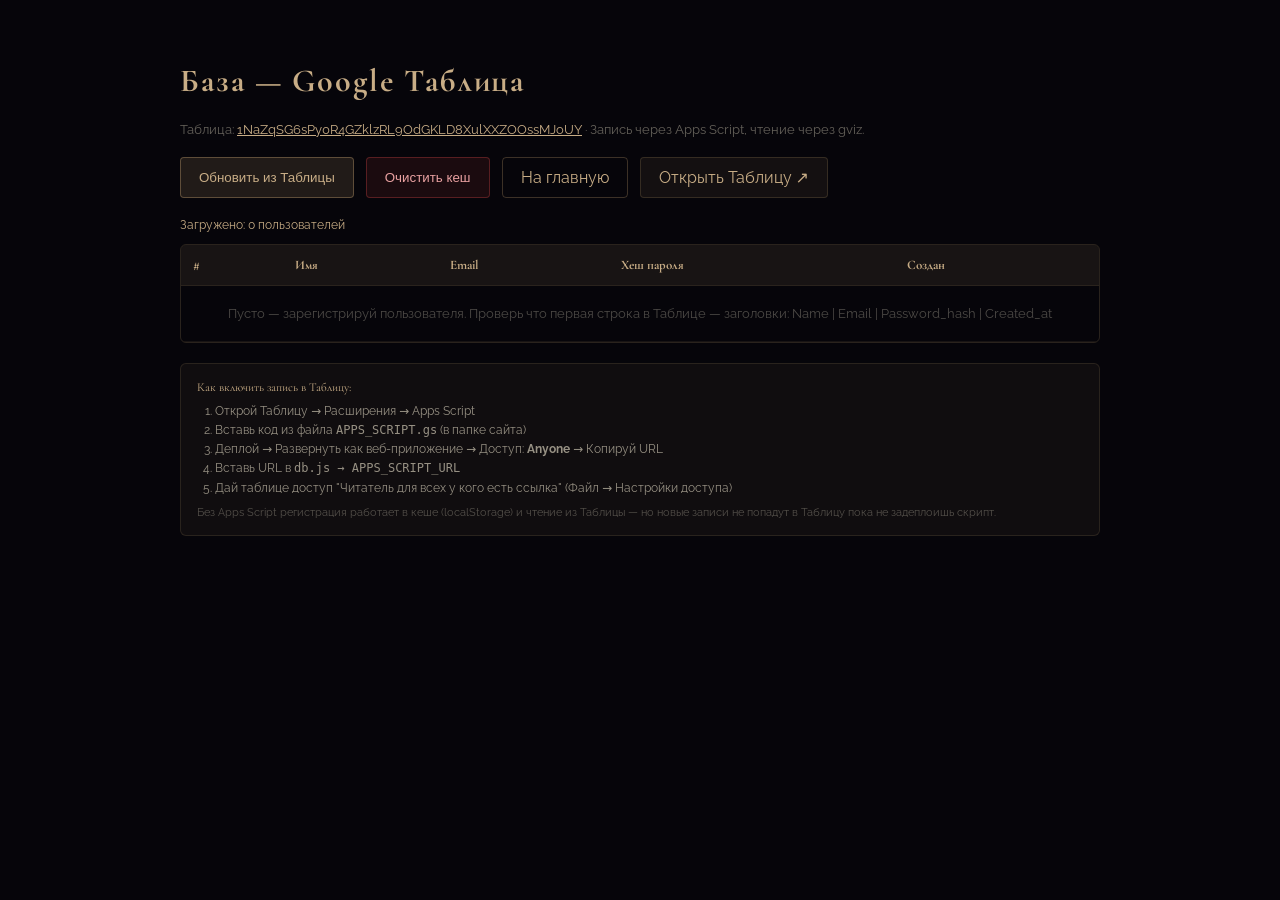
<file: admin.html>
<!doctype html>
<html lang="ru">
<head>
<meta charset="UTF-8"><meta name="viewport" content="width=device-width,initial-scale=1.0">
<title>Админ — Google Таблица БД</title>
<link rel="stylesheet" href="style.css">
<style>
table.admin{width:100%;border-collapse:collapse;font-size:13px;}
table.admin th{background:rgba(184,154,106,0.1);color:#c8ad86;font-family:var(--font-serif);padding:12px;text-align:left;border-bottom:1px solid rgba(184,154,106,0.2);}
table.admin td{padding:10px 12px;border-bottom:1px solid rgba(184,154,106,0.1);color:rgba(240,232,208,0.7);}
</style>
</head>
<body style="background:#06050a;color:#f0e8d0;padding:40px;max-width:1000px;margin:0 auto;">
  <h1 style="font-family:var(--font-serif);color:#c8ad86;letter-spacing:0.06em;">База — Google Таблица</h1>
  <p style="color:rgba(240,232,208,0.4);font-size:13px;">Таблица: <a href="https://docs.google.com/spreadsheets/d/1NaZqSG6sPy0R4GZklzRL9OdGKLD8XulXXZOOssMJoUY/edit?gid=0#gid=0" target="_blank" style="color:#c8ad86;">1NaZqSG6sPy0R4GZklzRL9OdGKLD8XulXXZOOssMJoUY</a> · Запись через Apps Script, чтение через gviz.</p>
  <div style="display:flex;gap:12px;margin:20px 0;flex-wrap:wrap;">
    <button id="btn-refresh" style="padding:10px 18px;background:rgba(184,154,106,0.15);border:1px solid rgba(184,154,106,0.4);color:#c8ad86;border-radius:4px;cursor:pointer;">Обновить из Таблицы</button>
    <button id="btn-clear-cache" style="padding:10px 18px;background:rgba(180,60,60,0.12);border:1px solid rgba(180,60,60,0.4);color:#e8a0a0;border-radius:4px;cursor:pointer;">Очистить кеш</button>
    <a href="index.html" style="padding:10px 18px;border:1px solid rgba(184,154,106,0.3);color:#c8ad86;text-decoration:none;border-radius:4px;">На главную</a>
    <a href="https://docs.google.com/spreadsheets/d/1NaZqSG6sPy0R4GZklzRL9OdGKLD8XulXXZOOssMJoUY/edit?gid=0#gid=0" target="_blank" style="padding:10px 18px;background:rgba(184,154,106,0.08);border:1px solid rgba(184,154,106,0.2);color:#c8ad86;text-decoration:none;border-radius:4px;">Открыть Таблицу ↗</a>
  </div>
  <div id="status" style="font-size:12px;color:#c8ad86;margin-bottom:12px;"></div>
  <div style="border:1px solid rgba(184,154,106,0.2);border-radius:6px;overflow:auto;"><table class="admin" id="tbl"><thead><tr><th>#</th><th>Имя</th><th>Email</th><th>Хеш пароля</th><th>Создан</th></tr></thead><tbody></tbody></table></div>
  <div style="margin-top:20px;padding:16px;background:rgba(184,154,106,0.06);border:1px solid rgba(184,154,106,0.15);border-radius:6px;">
    <div style="font-size:12px;color:#c8ad86;font-family:var(--font-serif);margin-bottom:8px;">Как включить запись в Таблицу:</div>
    <ol style="font-size:12px;color:rgba(240,232,208,0.6);line-height:1.6;margin:0;padding-left:18px;">
      <li>Открой Таблицу → Расширения → Apps Script</li>
      <li>Вставь код из файла <code>APPS_SCRIPT.gs</code> (в папке сайта)</li>
      <li>Деплой → Развернуть как веб-приложение → Доступ: <b>Anyone</b> → Копируй URL</li>
      <li>Вставь URL в <code>db.js → APPS_SCRIPT_URL</code></li>
      <li>Дай таблице доступ "Читатель для всех у кого есть ссылка" (Файл → Настройки доступа)</li>
    </ol>
    <div style="font-size:11px;color:rgba(240,232,208,0.3);margin-top:8px;">Без Apps Script регистрация работает в кеше (localStorage) и чтение из Таблицы — но новые записи не попадут в Таблицу пока не задеплоишь скрипт.</div>
  </div>
<script src="db.js"></script>
<script>
async function load(){
  const status=document.getElementById('status');
  const tb=document.querySelector('#tbl tbody');
  status.textContent='Загрузка из Google Таблицы...';
  try{
    const users = await DB.fetchFromSheet();
    status.textContent = 'Загружено: ' + users.length + ' пользователей' + (DB.APPS_SCRIPT_URL ? '' : ' (кеш, задеплой Apps Script для прямой записи)');
    tb.innerHTML = users.length ? users.map((u,i)=>`<tr><td>${i+1}</td><td>${u.name}</td><td>${u.email}</td><td style="font-family:monospace;font-size:11px;">${u.password_hash||''}</td><td>${u.created_at||''}</td></tr>`).join('') : '<tr><td colspan=5 style="text-align:center;color:rgba(240,232,208,0.3);padding:20px;">Пусто — зарегистрируй пользователя. Проверь что первая строка в Таблице — заголовки: Name | Email | Password_hash | Created_at</td></tr>';
  }catch(e){
    status.textContent='Ошибка: '+e;
    tb.innerHTML='<tr><td colspan=5 style="text-align:center;color:#e8a0a0;">Ошибка загрузки. Проверь доступ к Таблице.</td></tr>';
  }
}
document.getElementById('btn-refresh').onclick=load;
document.getElementById('btn-clear-cache').onclick=()=>{ localStorage.removeItem(DB.KEY_CACHE); localStorage.removeItem(DB.KEY_SESSION); load(); };
load();
</script>
</body>
</html>
</file>
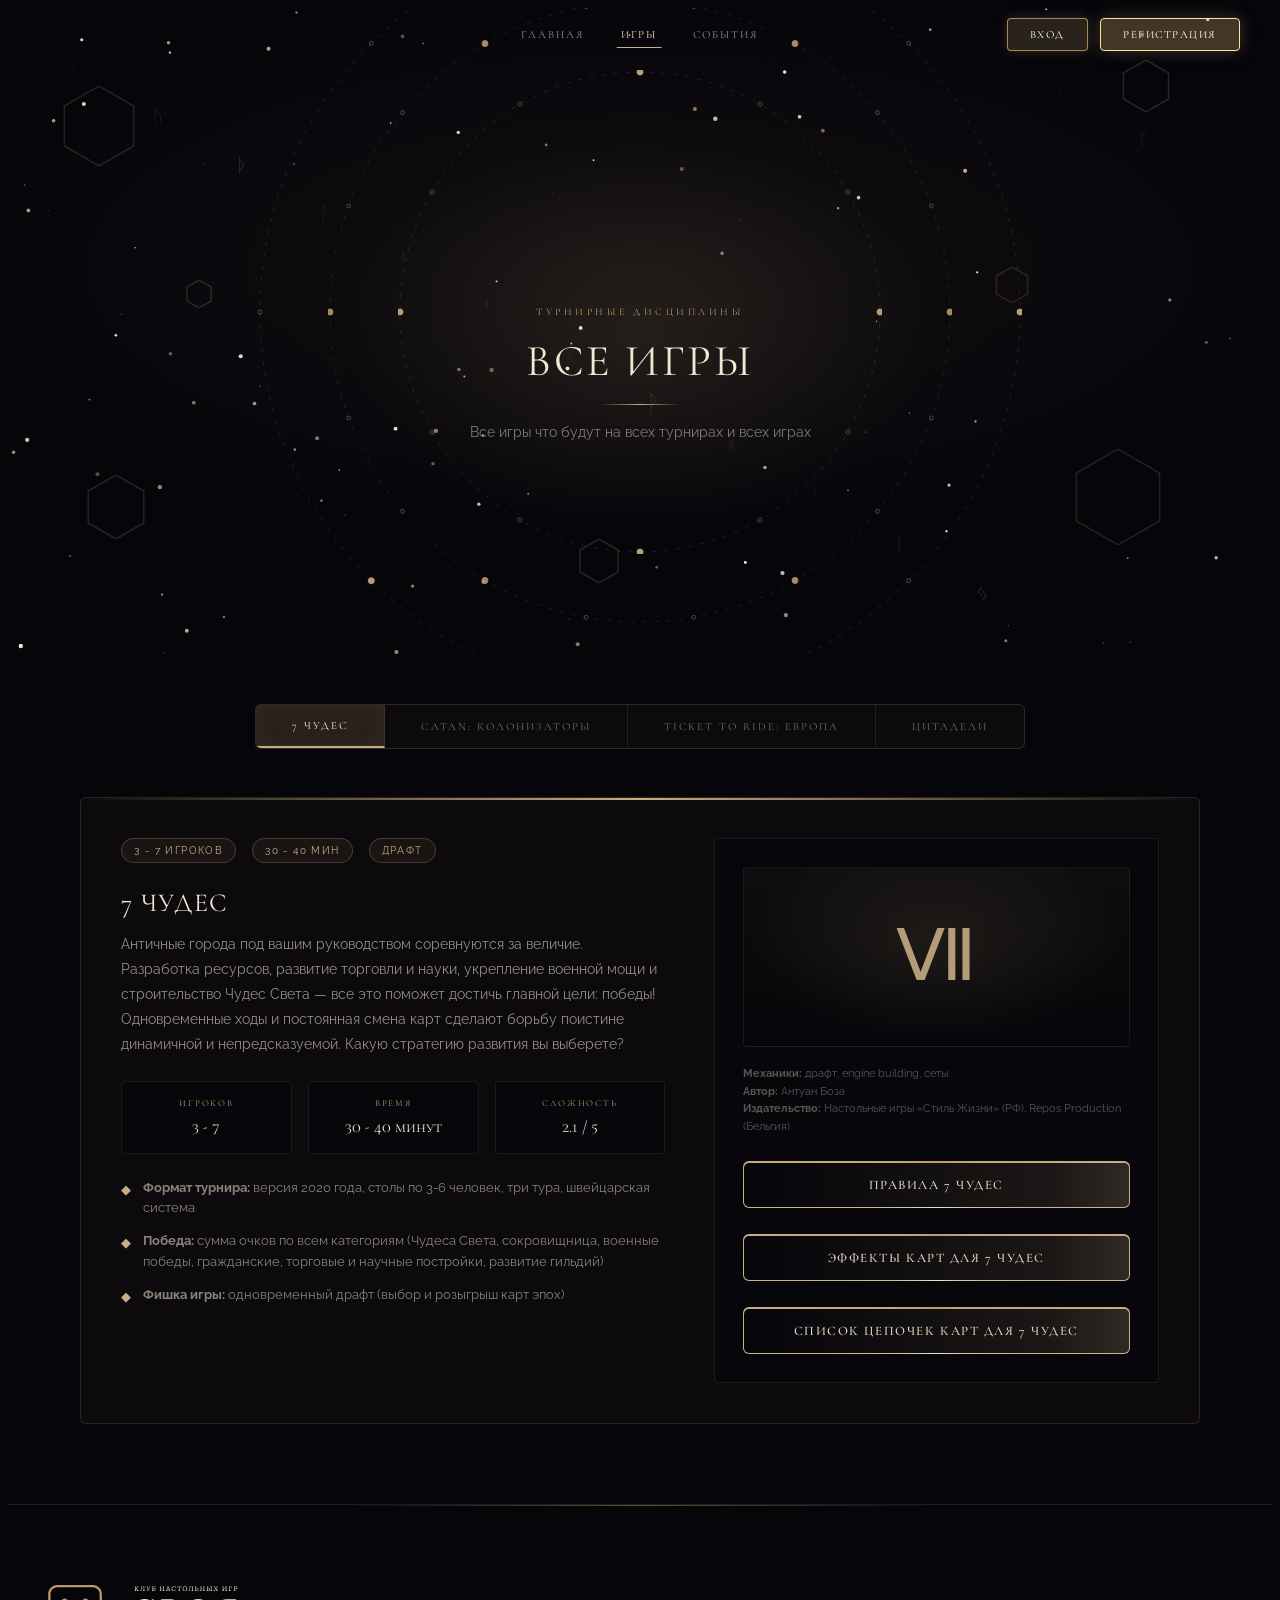
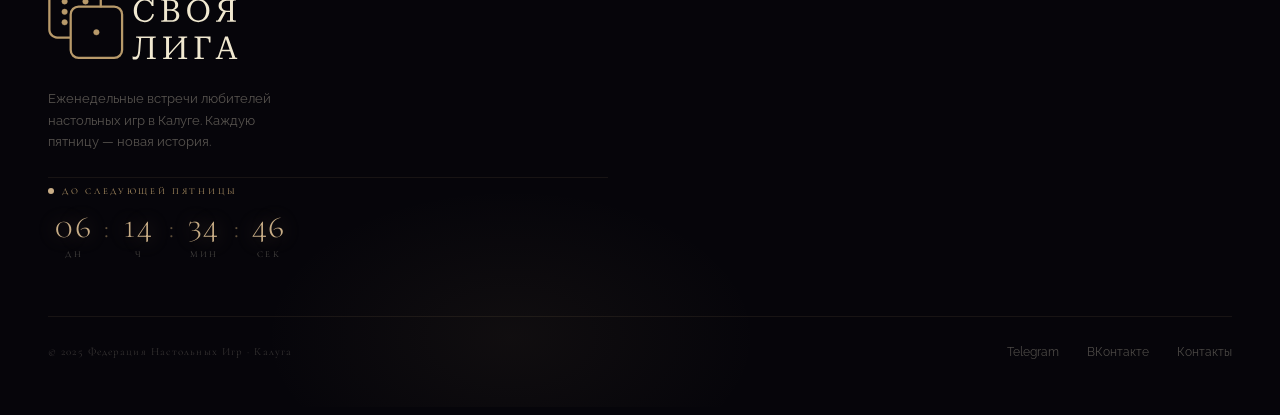
<file: games.html>
﻿  <!doctype html>
<html lang="ru">
<head>
  <meta charset="UTF-8">
  <meta name="viewport" content="width=device-width, initial-scale=1.0">
  <title>Игры — Настольная лига</title>
  <link rel="stylesheet" href="style.css">
  <style>
    .games-hero { padding: 130px 40px 48px; max-width:1200px; margin:0 auto; }
    .tabs-nav { display:flex; gap:0; border:1px solid rgba(184,154,106,0.22); border-radius:6px; overflow:hidden; width:fit-content; background:rgba(184,154,106,0.04); margin:0 auto 48px; }
    .tab-btn { padding:14px 36px; font-size:11px; letter-spacing:0.18em; text-transform:uppercase; font-family:var(--font-serif); color:rgba(240,232,208,0.45); background:transparent; border:none; border-right:1px solid rgba(184,154,106,0.15); cursor:pointer; transition:all 0.3s; white-space:nowrap; }
    .tab-btn:last-child { border-right:none; }
    .tab-btn.active { background:rgba(184,154,106,0.16); color:#fff8e6; border-bottom:2px solid #c8ad86; box-shadow:inset 0 0 20px rgba(184,154,106,0.08); }
    .tab-btn:hover:not(.active) { background:rgba(184,154,106,0.08); color:#f0e8d0; }
    .tab-content { display:none; animation:fadeUp 0.5s ease; }
    .tab-content.active { display:block; }
    .game-card { display:grid; grid-template-columns:1.1fr 0.9fr; gap:48px; align-items:start; background:rgba(184,154,106,0.04); border:1px solid rgba(184,154,106,0.18); border-radius:6px; padding:40px; position:relative; overflow:hidden; }
    .game-card::before { content:''; position:absolute; top:0; left:0; right:0; height:2px; background:linear-gradient(90deg, transparent, #c8ad86, transparent); }
    .game-meta { display:grid; grid-template-columns:repeat(3,1fr); gap:16px; margin:24px 0; }
    .meta-box { background:rgba(6,5,10,0.6); border:1px solid rgba(184,154,106,0.12); border-radius:4px; padding:16px; text-align:center; }
    .meta-label { font-size:9px; color:#b89a6a; letter-spacing:0.2em; text-transform:uppercase; font-family:var(--font-serif); margin-bottom:8px; }
    .meta-val { font-size:16px; color:#f0e8d0; font-family:var(--font-display); }
    .game-desc { font-size:14px; color:rgba(240,232,208,0.60); line-height:1.78; }
    .game-desc strong { color:#c8ad86; font-weight:500; }
    .tag { display:inline-block; font-size:10px; letter-spacing:0.14em; text-transform:uppercase; color:#c8ad86; border:1px solid rgba(184,154,106,0.3); padding:6px 12px; border-radius:99px; margin-right:8px; margin-bottom:8px; background:rgba(184,154,106,0.08); }
    .rules-list { margin:20px 0 0; padding:0; list-style:none; display:flex; flex-direction:column; gap:12px; }
    .rules-list li { display:flex; gap:12px; font-size:13px; color:rgba(240,232,208,0.55); line-height:1.6; }
    .rules-list li span:first-child { color:#c8ad86; margin-top:2px; flex-shrink:0; }
    @media (max-width:900px){ .game-card { grid-template-columns:1fr; gap:32px; padding:28px 20px; } .tabs-nav { display:grid; grid-template-columns:1fr 1fr; width:100%; } .tab-btn { padding:12px 8px; font-size:10px; white-space:normal; line-height:1.5; border-right:none; border-bottom:1px solid rgba(184,154,106,0.15); } .tab-btn:nth-child(odd) { border-right:1px solid rgba(184,154,106,0.15); } .tab-btn:nth-last-child(-n+2) { border-bottom:none; } .game-meta { grid-template-columns:1fr; } }
    @keyframes fadeUp { from{opacity:0; transform:translateY(8px)} to{opacity:1; transform:translateY(0)} }
  </style>
</head>
<body style="background:#06050a; min-height:100vh; color:#f0e8d0;">
  <nav class="nav-bar" id="nav" style="position:fixed;top:0;left:0;right:0;z-index:50;border-bottom:1px solid transparent;background-color:transparent;transition:all 0.4s ease;padding:18px 40px;display:flex;align-items:center;justify-content:space-between;">
    <div class="nav-center" style="position:absolute;left:50%;transform:translateX(-50%);display:flex;gap:28px;align-items:center;">
      <a href="index.html" id="btn-home" style="background:transparent;border:none;box-shadow:none;color:rgba(240,232,208,0.62);font-size:11px;letter-spacing:0.18em;text-transform:uppercase;padding:6px 4px;text-decoration:none;font-family:var(--font-serif);transition:color 0.2s; cursor:pointer;">Главная</a>
      <a href="games.html" id="btn-games" class="active" style="background:transparent;border:none;box-shadow:none;color:#f0e8d0;font-size:11px;letter-spacing:0.18em;text-transform:uppercase;padding:6px 4px 5px;text-decoration:none;font-family:var(--font-serif);transition:color 0.2s; cursor:pointer; border-bottom:1px solid #c8ad86;">Игры</a>
      <a href="index.html#schedule" id="btn-events" style="background:transparent;border:none;box-shadow:none;color:rgba(240,232,208,0.62);font-size:11px;letter-spacing:0.18em;text-transform:uppercase;padding:6px 4px;text-decoration:none;font-family:var(--font-serif);transition:color 0.2s; cursor:pointer;">События</a>
    </div>
    <div class="nav-right" style="display:flex;gap:12px;align-items:center;margin-left:auto;">
      <span id="nav-user" style="font-size:12px;color:rgba(240,232,208,0.92);font-family:var(--font-serif);display:none;max-width:200px;overflow:hidden;text-overflow:ellipsis;white-space:nowrap;"></span>
      <button id="btn-login" style="background:rgba(184,154,106,0.18);border:1px solid rgba(184,154,106,0.75);border-radius:4px;color:#fff2d6;font-size:11px;letter-spacing:0.14em;text-transform:uppercase;padding:9px 22px;cursor:pointer;font-family:var(--font-serif);transition:all 0.25s;">Вход</button>
      <button id="btn-register" style="background:rgba(184,154,106,0.30);border:1px solid #e8c99a;border-radius:4px;color:#fff8e6;font-size:11px;letter-spacing:0.14em;text-transform:uppercase;padding:9px 22px;cursor:pointer;font-family:var(--font-serif);transition:all 0.25s;box-shadow:0 0 18px rgba(200,173,134,0.38), 0 2px 12px rgba(184,154,106,0.28);">Регистрация</button>
      <button id="btn-logout" style="display:none;background:rgba(180,60,60,0.22);border:1px solid rgba(232,160,160,0.85);border-radius:4px;color:#ffdddd;font-size:11px;letter-spacing:0.14em;text-transform:uppercase;padding:9px 22px;cursor:pointer;font-family:var(--font-serif);">Выйти</button>
      <a id="btn-cabinet" href="cabinet.html" style="display:none;background:rgba(184,154,106,0.24);border:1px solid rgba(184,154,106,0.78);border-radius:4px;color:#fff2d6;font-size:11px;letter-spacing:0.1em;text-transform:uppercase;padding:9px 18px;text-decoration:none;font-family:var(--font-serif);">Кабинет</a>
      <button id="burger-btn" class="burger-btn" style="margin-left:16px;" aria-label="Меню" aria-expanded="false">
        <span></span><span></span><span></span>
      </button>
    </div>
  </nav>
  <!-- Mobile burger menu -->
  <div id="mobile-menu" class="mobile-menu" aria-hidden="true">
    <a href="index.html" class="mobile-link" data-page="home">Главная</a>
    <a href="games.html" class="mobile-link" data-page="games">Игры</a>
    <a href="index.html#schedule" class="mobile-link" data-page="events">События</a>
  </div>

  <!-- Hero -->
  <section class="hero-section" style="min-height:72vh;display:flex;flex-direction:column;align-items:center;justify-content:center;position:relative;overflow:hidden;padding:140px 24px 64px;background:radial-gradient(ellipse 80% 60% at 50% 40%, rgba(184,154,106,0.07) 0%, rgba(6,5,10,0) 70%), #06050a;">
    <canvas id="constellation" style="position:absolute;inset:0;width:100%;height:100%;pointer-events:none;"></canvas>
    <div id="runes-layer" style="position:absolute;inset:0;pointer-events:none;"></div>
    <div id="hex-layer" style="position:absolute;inset:0;pointer-events:none;"></div>

    <div id="nebula" style="position:absolute;width:600px;height:400px;left:50%;top:50%;transform:translate(-50%,-50%);background:radial-gradient(ellipse, rgba(184,154,106,0.12) 0%, transparent 70%);animation:pulseGlow 6s ease-in-out infinite;pointer-events:none;"></div>
    <div id="orbit-layer" style="position:absolute;left:50%;top:50%;transform:translate(-50%,-52%);pointer-events:none;"></div>

    <div style="animation:fadeUp 1s 0.2s ease both;text-align:center;z-index:2;">
      <p style="font-size:10px;color:#b89a6a;letter-spacing:0.35em;text-transform:uppercase;margin-bottom:16px;font-family:var(--font-serif);">Турнирные дисциплины</p>
      <h1 style="font-family:var(--font-serif);font-size:clamp(28px,5vw,44px);font-weight:400;letter-spacing:0.06em;color:#f0e8d0;margin:0;text-transform:uppercase;">Все игры</h1>
      <div style="width:80px;height:1px;background:linear-gradient(90deg, transparent, #c8ad86, transparent);margin:16px auto 0;"></div>
    </div>
    <p style="font-size:14px;color:rgba(240,232,208,0.50);text-align:center;max-width:560px;line-height:1.7;margin:16px 0 0;animation:fadeUp 1s 0.35s ease both;z-index:2;">Все игры что будут на всех турнирах и всех играх</p>
  </section>

  <!-- Три характера — одна лига. <em style="color:#c8ad86;font-style:normal;">7 Чудес</em> для скорости, <em style="color:#c8ad86;font-style:normal;">Колонизаторы</em> для переговоров, <em style="color:#c8ad86;font-style:normal;">Ticket to Ride</em> для маршрутов. -->

  <!-- Tabs section (kept separate, with same styling) -->
  <section style="padding:48px 40px 80px; max-width:1200px; margin:0 auto;">

<!-- Tabs -->
    <div class="tabs-nav" role="tablist">
      <button class="tab-btn active" data-tab="wonders" role="tab" aria-selected="true">7 Чудес</button>
      <button class="tab-btn" data-tab="catan" role="tab">Catan: Колонизаторы</button>
      <button class="tab-btn" data-tab="ttr" role="tab">Ticket to Ride: Европа</button>
      <button class="tab-btn" data-tab="citadels" role="tab">Цитадели</button>
    </div>

    <!-- 7 Wonders -->
    <div id="tab-wonders" class="tab-content active">
      <div class="game-card">
        <div>
          <div style="display:flex; gap:8px; flex-wrap:wrap; margin-bottom:16px;">
            <span class="tag">3 - 7 игроков</span><span class="tag">30 - 40 мин</span><span class="tag">Драфт</span>
          </div>
          <h2 style="font-family:var(--font-serif);font-size:26px;font-weight:400;letter-spacing:0.05em;color:#f0e8d0;margin:0 0 12px;text-transform:uppercase;">7 Чудес</h2>
          <p class="game-desc">Античные города под вашим руководством соревнуются за величие. Разработка ресурсов, развитие торговли и науки, укрепление военной мощи и строительство Чудес Света — все это поможет достичь главной цели: победы! Одновременные ходы и постоянная смена карт сделают борьбу поистине динамичной и непредсказуемой. Какую стратегию развития вы выберете?</p>
          <div class="game-meta">
            <div class="meta-box"><div class="meta-label">Игроков</div><div class="meta-val">3 - 7</div></div>
            <div class="meta-box"><div class="meta-label">Время</div><div class="meta-val">30 - 40 минут</div></div>
            <div class="meta-box"><div class="meta-label">Сложность</div><div class="meta-val">2.1 / 5</div></div>
          </div>  
          <ul class="rules-list">
            <li><span>◆</span><span><strong>Формат турнира:</strong> версия 2020 года, столы по 3-6 человек, три тура, швейцарская система</span></li>
            <li><span>◆</span><span><strong>Победа:</strong> сумма очков по всем категориям (Чудеса Света, сокровищница, военные победы, гражданские, торговые и научные постройки, развитие гильдий)</span></li>
            <li><span>◆</span><span><strong>Фишка игры:</strong> одновременный драфт (выбор и розыгрыш карт эпох)</span></li>
          </ul>
        </div>
        <div style="background:rgba(6,5,10,0.6); border:1px solid rgba(184,154,106,0.14); border-radius:4px; padding:28px; display:flex; flex-direction:column; gap:18px;">
          <div style="height:180px; background:radial-gradient(ellipse at 50% 40%, rgba(184,154,106,0.12), transparent 70%), linear-gradient(180deg, rgba(184,154,106,0.06), transparent); border:1px solid rgba(184,154,106,0.12); border-radius:4px; display:flex; align-items:center; justify-content:center; font-family:var(--font-display); font-size:72px; color:#c8ad86; opacity:0.9;">Ⅶ</div>
          <div style="font-size:11px; color:rgba(240,232,208,0.35); line-height:1.6;"><strong>Механики:</strong> драфт, engine building, сеты.<br><strong>Автор:</strong> Антуан Боза<br><strong>Издательство:</strong> Настольные игры «Стиль Жизни» (РФ), Repos Production (Бельгия)</div>
          <div class="cosmic-btn-wrap" style="width:100%; margin-top:8px;"><a href="https://hobbygames.ru/download/rules/7_chudes_2020_Rules.pdf" class="cosmic-btn" style="width:100%; text-align:center; display:block; text-decoration:none;">Правила 7 Чудес</a></div>
          <div class="cosmic-btn-wrap" style="width:100%; margin-top:8px;"><a href="https://hobbygames.ru/download/rules/7_chudes_2020_Opisaniye_Effectov.pdf" class="cosmic-btn" style="width:100%; text-align:center; display:block; text-decoration:none;">Эффекты карт для 7 чудес</a></div>
          <div class="cosmic-btn-wrap" style="width:100%; margin-top:8px;"><a href="https://hobbygames.ru/download/rules/7_chudes_2020_Spisok_Cepochek_Kart.pdf" class="cosmic-btn" style="width:100%; text-align:center; display:block; text-decoration:none;">Список цепочек карт для 7 чудес</a></div>
        </div>
      </div>
    </div>

    <!-- Catan -->
    <div id="tab-catan" class="tab-content">
      <div class="game-card">
        <div>
          <div style="display:flex; gap:8px; flex-wrap:wrap; margin-bottom:16px;">
            <span class="tag">3 - 4 игрока</span><span class="tag">75 мин</span><span class="tag">Торги</span><span class="tag">Классика</span>
          </div>
          <h2 style="font-family:var(--font-serif);font-size:26px;font-weight:400;letter-spacing:0.05em;color:#f0e8d0;margin:0 0 12px;text-transform:uppercase;">Catan: Колонизаторы</h2>
          <p class="game-desc">Освоение необитаемого, но богатого ресурсами острова Катан потребует от вас стратегического мышления, умения торговаться и договариваться с соседями, а Госпожа Удача станет вашей покровительницей, если вы ей приглянетесь. Строительство дорог, поселений и городов превратит дикие земли в настоящий культурный и промышленный центр. Отважные рыцари, научные открытия и возведение зданий помогут вам проложить путь к победе. А на что сделаете ставку вы, чтобы привести свой народ к процветанию?</p>
          <div class="game-meta">
            <div class="meta-box"><div class="meta-label">Игроков</div><div class="meta-val">3 - 4 <span style="font-size:11px; color:rgba(240,232,208,0.4);">(6 с доп.)</span></div></div>
            <div class="meta-box"><div class="meta-label">Время</div><div class="meta-val">60 - 75 минут</div></div>
            <div class="meta-box"><div class="meta-label">Сложность</div><div class="meta-val">2.3 / 5</div></div>
          </div>
          <ul class="rules-list">
            <li><span>⬢</span><span><strong>Формат турнира:</strong> турнира: столы по 3-4 человека, три игры, швейцарская система</span></li>
            <li><span>⬢</span><span><strong>Победа:</strong> первым набрать 10 победных очков</span></li>
            <li><span>⬢</span><span><strong>Фишка игры:</strong> переговоры разрешены, союзы – нет</span></li>
          </ul>
        </div>
        <div style="background:rgba(6,5,10,0.6); border:1px solid rgba(184,154,106,0.14); border-radius:4px; padding:28px; display:flex; flex-direction:column; gap:18px;">
          <div style="height:180px; background:radial-gradient(ellipse at 50% 40%, rgba(184,154,106,0.10), transparent 70%), linear-gradient(180deg, rgba(184,154,106,0.05), transparent); border:1px solid rgba(184,154,106,0.12); border-radius:4px; display:flex; align-items:center; justify-content:center; position:relative;">
            <svg viewBox="0 0 120 120" width="90" height="90" style="opacity:0.85;"><polygon points="60,12 98,34 98,78 60,100 22,78 22,34" fill="none" stroke="#c8ad86" stroke-width="1.6"/><polygon points="60,12 60,48 98,34" fill="rgba(184,154,106,0.12)" stroke="#c8ad86" stroke-width="0.8"/><circle cx="60" cy="56" r="6" fill="#c8ad86"/></svg>
          </div>
          <div style="font-size:11px; color:rgba(240,232,208,0.35); line-height:1.6;">Механики: гекс-контроль, торговля, кубик.<br>Автор: Klaus Teuber · 1995 · Spiel des Jahres</div>
          <div class="cosmic-btn-wrap" style="width:100%; margin-top:8px;"><a href="https://hobbygames.ru/download/rules/catan-rules.pdf" class="cosmic-btn" style="width:100%; text-align:center; display:block; text-decoration:none;">Правила Колонизаторов</a></div>
          <div class="cosmic-btn-wrap" style="width:100%; margin-top:8px;"><a href="https://hobbygames.ru/assets/docs/catan_almanach_ru.pdf" class="cosmic-btn" style="width:100%; text-align:center; display:block; text-decoration:none;">Альманах для Колонизаторов</a></div>
        </div>
      </div>
    </div>

    <!-- Ticket to Ride -->
    <div id="tab-ttr" class="tab-content">
      <div class="game-card">
        <div>
          <div style="display:flex; gap:8px; flex-wrap:wrap; margin-bottom:16px;">
            <span class="tag">2 - 5 игроков</span><span class="tag">45 - 60 мин</span><span class="tag">Маршруты</span>
          </div>
          <h2 style="font-family:var(--font-serif);font-size:26px;font-weight:400;letter-spacing:0.05em;color:#f0e8d0;margin:0 0 12px;text-transform:uppercase;">Ticket to Ride</h2>
          <p class="game-desc">Увлекательное путешествие по городам и странам Европы начала ХХ века, строительство железнодорожных перегонов, туннелей и паромов, мудрое использование станций — все это расширит ваш кругозор, разовьет стратегическое мышление и пробудит в вас коммерческую жилку. Ведь каждый построенный перегон и законченный маршрут принесут вам победные очки и звание железнодорожного магната! А может, именно вы сможете запустить самый длинный «Европейский экспресс»?</p>
          <div class="game-meta">
            <div class="meta-box"><div class="meta-label">Игроков</div><div class="meta-val">2 - 5</div></div>
            <div class="meta-box"><div class="meta-label">Время</div><div class="meta-val">45 - 60 минут</div></div>
            <div class="meta-box"><div class="meta-label">Сложность</div><div class="meta-val">1.8 / 5</div></div>
          </div>
          <ul class="rules-list">
            <li><span>─</span><span><strong>Формат турнира:</strong>  карта Европы, столы по 3-5 человек, 3 игры, швейцарская система</span></li>
            <li><span>─</span><span><strong>Победа:</strong> сумма очков за каждый построенный перегон и выполненный маршрут, незавершенные маршруты вычитаются, дополнительные очки за постройку Европейского экспресса</span></li>
            <li><span>─</span><span><strong>Фишка игры:</strong> маршруты и перегоны можно строить вразнобой (занимайте любые свободные пути в любом порядке и в любой части карты)</span></li>
          </ul>
        </div>
        <div style="background:rgba(6,5,10,0.6); border:1px solid rgba(184,154,106,0.14); border-radius:4px; padding:28px; display:flex; flex-direction:column; gap:18px;">
          <div style="height:180px; background:radial-gradient(ellipse at 50% 40%, rgba(184,154,106,0.10), transparent 70%), linear-gradient(180deg, rgba(184,154,106,0.05), transparent); border:1px solid rgba(184,154,106,0.12); border-radius:4px; display:flex; align-items:center; justify-content:center; gap:10px;">
            <span style="width:36px;height:8px;background:#c8ad86;border-radius:2px;box-shadow:0 0 12px rgba(200,173,134,0.5);"></span><span style="width:36px;height:8px;background:transparent;border:1px solid #c8ad86;border-radius:2px;border-style:dashed;opacity:0.5;"></span><span style="width:36px;height:8px;background:#c8ad86;border-radius:2px;"></span>
          </div>
          <div style="font-size:11px; color:rgba(240,232,208,0.35); line-height:1.6;"><strong>Механики:</strong> сбор сетов, контроль карты.<br><strong>Автор:</strong> Алан Р. Мун<br><strong>Издательство:</strong> Hobby World (РФ), Days of Wonder (США)</div>
          <div class="cosmic-btn-wrap" style="width:100%; margin-top:8px;"><a href="https://hobbygames.ru/download/rules/T2RE_rules_new.PDF" class="cosmic-btn" style="width:100%; text-align:center; display:block; text-decoration:none;">Правила Ticket to Ride: Европа</a></div>
        </div>
      </div>
    </div>

    <!-- Citadels -->
    <div id="tab-citadels" class="tab-content">
      <div class="game-card">
        <div>
          <div style="display:flex; gap:8px; flex-wrap:wrap; margin-bottom:16px;">
            <span class="tag">2 - 8 игроков</span><span class="tag">45 - 60 мин</span><span class="tag">Роли</span><span class="tag">Блеф</span>
          </div>
          <h2 style="font-family:var(--font-serif);font-size:26px;font-weight:400;letter-spacing:0.05em;color:#f0e8d0;margin:0 0 12px;text-transform:uppercase;">Цитадели</h2>
          <p class="game-desc">Постройте самый великолепный средневековый город с помощью уникальных персонажей! Превратить ваше поселение в богатейшую столицу поможет умелое сочетание точного расчета, блефа и интриг. Каждый раунд здесь — это скрытая психологическая дуэль, ведь никто вокруг не знает, какую роль вы примерите на себя в этот раз. Сможете ли вы прочитать чужие мысли, защитить свое золото и стать величайшим градостроителем Средневековья?</p>
          <div class="game-meta">
            <div class="meta-box"><div class="meta-label">Игроков</div><div class="meta-val">4 - 6</div></div>
            <div class="meta-box"><div class="meta-label">Время</div><div class="meta-val">30 - 0 минут</div></div>
            <div class="meta-box"><div class="meta-label">Сложность</div><div class="meta-val">2.0 / 5</div></div>
          </div>
          <ul class="rules-list">
            <li><span>♛</span><span><strong>Формат турнира:</strong> столы по 4 - 6 человек, три тура, швейцарская система</span></li>
            <li><span>♛</span><span><strong>Победа:</strong> очки за стоимость кварталов плюс бонусы: +4 первому достроившему 8 кварталов, +3 за кварталы всех 5 цветов</span></li>
            <li><span>♛</span><span><strong>Фишка игры:</strong> тайный выбор ролей, блеф и дедукция — угадайте, кто есть кто</span></li>
          </ul>
        </div>
        <div style="background:rgba(6,5,10,0.6); border:1px solid rgba(184,154,106,0.14); border-radius:4px; padding:28px; display:flex; flex-direction:column; gap:18px;">
          <div style="height:180px; background:radial-gradient(ellipse at 50% 40%, rgba(184,154,106,0.12), transparent 70%), linear-gradient(180deg, rgba(184,154,106,0.06), transparent); border:1px solid rgba(184,154,106,0.12); border-radius:4px; display:flex; align-items:center; justify-content:center; font-family:var(--font-display); font-size:72px; color:#c8ad86; opacity:0.9;">♛</div>
          <div style="font-size:11px; color:rgba(240,232,208,0.35); line-height:1.6;"><strong>Механики:</strong> выбор ролей, блеф, строительство.<br><strong>Автор:</strong> Бруно Файдутти<br><strong>Издательство:</strong> Hobby World (РФ), Z-Man Games (США)</div>
          <div class="cosmic-btn-wrap" style="width:100%; margin-top:8px;"><a href="https://hobbygames.ru/citadeli-classic/rules" class="cosmic-btn" style="width:100%; text-align:center; display:block; text-decoration:none;">Правила Цитадели</a></div>
        </div>
      </div>
    </div>
  </section>

  <!-- Footer -->
  <footer class="footer-section" style="padding:80px 40px 48px;border-top:1px solid rgba(184,154,106,0.15);position:relative;overflow:hidden;">
    <div style="position:absolute;inset:0;pointer-events:none;overflow:hidden;" id="footer-particles"></div>
    <div style="position:absolute;bottom:-80px;left:20%;width:500px;height:300px;background:radial-gradient(ellipse, rgba(184,154,106,0.06) 0%, transparent 70%);pointer-events:none;"></div>
    <div style="position:absolute;top:0;left:50%;transform:translateX(-50%);width:600px;height:1px;background:linear-gradient(90deg, transparent, rgba(184,154,106,0.5), transparent);pointer-events:none;"></div>
    <div style="max-width:1200px;margin:0 auto;position:relative;z-index:1;">
      <div style="display:grid;grid-template-columns:1fr 1fr;gap:64px;margin-bottom:56px;align-items:start;">
        <div style="display:flex;flex-direction:column;gap:24px;">
          <div id="footer-logo"></div>
          <p style="font-size:13px;color:rgba(240,232,208,0.35);max-width:240px;line-height:1.65;margin:0;">Еженедельные встречи любителей настольных игр в Калуге. Каждую пятницу — новая история.</p>
          <div style="padding-top:8px;border-top:1px solid rgba(184,154,106,0.1);">
            <div style="font-size:9px;color:#b89a6a;letter-spacing:0.3em;text-transform:uppercase;margin-bottom:14px;font-family:var(--font-serif);display:flex;align-items:center;gap:8px;"><span style="width:6px;height:6px;border-radius:50%;background:#c8ad86;display:inline-block;animation:pulseDot 1.5s ease-in-out infinite;"></span> До следующей пятницы</div>
            <div style="display:flex;align-items:flex-start;gap:4px;" id="countdown">
              <div style="display:flex;flex-direction:column;align-items:center;gap:6px;min-width:52px;"><div id="cd-d" style="font-family:var(--font-display);font-size:32px;font-weight:300;color:#c8ad86;line-height:1;letter-spacing:0.06em;text-shadow:0 0 20px rgba(200,173,134,0.4);">00</div><div style="font-size:9px;color:rgba(240,232,208,0.3);letter-spacing:0.25em;text-transform:uppercase;font-family:var(--font-serif);">дн</div></div>
              <div style="color:#b89a6a;font-size:24px;font-family:var(--font-display);opacity:0.5;margin-top:4px;">:</div>
              <div style="display:flex;flex-direction:column;align-items:center;gap:6px;min-width:52px;"><div id="cd-h" style="font-family:var(--font-display);font-size:32px;font-weight:300;color:#c8ad86;line-height:1;letter-spacing:0.06em;text-shadow:0 0 20px rgba(200,173,134,0.4);">00</div><div style="font-size:9px;color:rgba(240,232,208,0.3);letter-spacing:0.25em;text-transform:uppercase;font-family:var(--font-serif);">ч</div></div>
              <div style="color:#b89a6a;font-size:24px;font-family:var(--font-display);opacity:0.5;margin-top:4px;">:</div>
              <div style="display:flex;flex-direction:column;align-items:center;gap:6px;min-width:52px;"><div id="cd-m" style="font-family:var(--font-display);font-size:32px;font-weight:300;color:#c8ad86;line-height:1;letter-spacing:0.06em;text-shadow:0 0 20px rgba(200,173,134,0.4);">00</div><div style="font-size:9px;color:rgba(240,232,208,0.3);letter-spacing:0.25em;text-transform:uppercase;font-family:var(--font-serif);">мин</div></div>
              <div style="color:#b89a6a;font-size:24px;font-family:var(--font-display);opacity:0.5;margin-top:4px;">:</div>
              <div style="display:flex;flex-direction:column;align-items:center;gap:6px;min-width:52px;"><div id="cd-s" style="font-family:var(--font-display);font-size:32px;font-weight:300;color:#c8ad86;line-height:1;letter-spacing:0.06em;text-shadow:0 0 20px rgba(200,173,134,0.4);">00</div><div style="font-size:9px;color:rgba(240,232,208,0.3);letter-spacing:0.25em;text-transform:uppercase;font-family:var(--font-serif);">сек</div></div>
            </div>
          </div>
        </div>
        <div style="display:flex;flex-direction:column;gap:28px;align-items:flex-start;">
          
        </div>
      </div>
      <div class="footer-bottom" style="display:flex;justify-content:space-between;align-items:center;flex-wrap:wrap;gap:16px;border-top:1px solid rgba(184,154,106,0.1);padding-top:28px;">
        <span style="font-size:11px;color:rgba(240,232,208,0.2);font-family:var(--font-serif);letter-spacing:0.1em;">© 2025 Федерация Настольных Игр · Калуга</span>
        <div style="display:flex;gap:28px;"><a href="#" style="font-size:12px;color:rgba(240,232,208,0.3);text-decoration:none;">Telegram</a><a href="#" style="font-size:12px;color:rgba(240,232,208,0.3);text-decoration:none;">ВКонтакте</a><a href="#" style="font-size:12px;color:rgba(240,232,208,0.3);text-decoration:none;">Контакты</a></div>
      </div>
    </div>
  </footer>

  <!-- Modals -->
  <div id="modal-register" style="position:fixed;inset:0;z-index:100;background:rgba(6,5,10,0.85);backdrop-filter:blur(12px);display:none;align-items:center;justify-content:center;padding:20px;">
    <div style="width:100%;max-width:480px;background:#06050a;border:1px solid rgba(184,154,106,0.3);border-radius:6px;padding:48px 40px;position:relative;">
      <button class="modal-close" data-close="modal-register" style="position:absolute;top:18px;right:20px;background:none;border:none;color:rgba(240,232,208,0.3);font-size:20px;cursor:pointer;line-height:1;padding:4px;">×</button>
      <div id="reg-form-wrap">
        <p style="font-size:10px;color:#b89a6a;letter-spacing:0.3em;text-transform:uppercase;margin-bottom:12px;font-family:var(--font-serif);">Ближайшая встреча</p>
        <h3 style="font-family:var(--font-serif);font-size:24px;color:#f0e8d0;font-weight:400;letter-spacing:0.06em;text-transform:uppercase;margin:0 0 8px;">Пятница, 18:30</h3>
        <p style="font-size:13px;color:rgba(240,232,208,0.35);margin-bottom:36px;">Цветной бульвар, 2 · Вход 800 ₽</p>
        <div style="width:100%;height:1px;background:linear-gradient(90deg, transparent, rgba(184,154,106,0.3), transparent);margin-bottom:32px;"></div>
        <form id="reg-form" style="display:flex;flex-direction:column;gap:16px;">
          <div><div style="font-size:10px;color:#b89a6a;letter-spacing:0.22em;text-transform:uppercase;margin-bottom:8px;font-family:var(--font-serif);">Имя <span style="color:rgba(184,154,106,0.5);">*</span></div><input id="reg-name" type="text" placeholder="Как вас зовут" required style="width:100%;background:transparent;border:1px solid rgba(184,154,106,0.25);border-radius:4px;padding:12px 16px;font-size:14px;color:#f0e8d0;outline:none;font-family:var(--font-sans);"></div>
          <div><div style="font-size:10px;color:#b89a6a;letter-spacing:0.22em;text-transform:uppercase;margin-bottom:8px;font-family:var(--font-serif);">Email <span style="color:rgba(184,154,106,0.5);">*</span></div><input id="reg-email" type="email" placeholder="ваш@email.com" required style="width:100%;background:transparent;border:1px solid rgba(184,154,106,0.25);border-radius:4px;padding:12px 16px;font-size:14px;color:#f0e8d0;outline:none;font-family:var(--font-sans);"></div>
          <div><div style="font-size:10px;color:#b89a6a;letter-spacing:0.22em;text-transform:uppercase;margin-bottom:8px;font-family:var(--font-serif);">Пароль <span style="color:rgba(184,154,106,0.5);">*</span></div><input id="reg-password" type="password" placeholder="Придумай пароль (мин. 4 символа)" required style="width:100%;background:transparent;border:1px solid rgba(184,154,106,0.25);border-radius:4px;padding:12px 16px;font-size:14px;color:#f0e8d0;outline:none;font-family:var(--font-sans);"></div>
          <div id="reg-error" style="display:none;color:#e8a0a0;font-size:12px;text-align:center;padding:8px;border:1px solid rgba(180,60,60,0.3);border-radius:4px;background:rgba(180,60,60,0.08);"></div>
          <div style="margin-top:8px;"><div class="cosmic-btn-wrap" style="width:100%"><button type="submit" class="cosmic-btn" style="width:100%;font-size:12px;">Зарегистрироваться</button></div></div>
        </form>
      </div>
      <div id="reg-success" style="display:none;text-align:center;padding:24px 0;">
        <div style="font-size:32px;color:#c8ad86;margin-bottom:20px;">◆</div>
        <h3 style="font-family:var(--font-serif);font-size:22px;color:#f0e8d0;font-weight:400;letter-spacing:0.08em;text-transform:uppercase;margin:0 0 12px;">Место занято</h3>
        <p style="font-size:14px;color:rgba(240,232,208,0.88);line-height:1.7;margin:0 0 32px;">Ждём вас в пятницу в 18:30.<br>Письмо с деталями придёт на <span id="reg-success-email"></span></p>
        <button data-close="modal-register" class="modal-close" style="font-size:12px;color:#b89a6a;background:none;border:1px solid rgba(184,154,106,0.3);border-radius:4px;padding:10px 28px;cursor:pointer;letter-spacing:0.1em;text-transform:uppercase;font-family:var(--font-serif);">Закрыть</button>
      </div>
    </div>
  </div>

  <div id="modal-login" style="position:fixed;inset:0;z-index:100;background:rgba(6,5,10,0.85);backdrop-filter:blur(12px);display:none;align-items:center;justify-content:center;padding:20px;">
    <div style="width:100%;max-width:420px;background:#06050a;border:1px solid rgba(184,154,106,0.3);border-radius:6px;padding:48px 40px;position:relative;">
      <button class="modal-close" data-close="modal-login" style="position:absolute;top:18px;right:20px;background:none;border:none;color:rgba(240,232,208,0.3);font-size:20px;cursor:pointer;line-height:1;padding:4px;">×</button>
      <div style="font-size:32px;color:#c8ad86;text-align:center;margin-bottom:24px;">◆</div>
      <h3 style="font-family:var(--font-serif);font-size:22px;color:#f0e8d0;font-weight:400;letter-spacing:0.08em;text-transform:uppercase;margin:0 0 8px;text-align:center;">Вход</h3>
      <p style="font-size:13px;color:rgba(240,232,208,0.35);text-align:center;margin-bottom:32px;">Добро пожаловать обратно</p>
      <div style="width:100%;height:1px;background:linear-gradient(90deg, transparent, rgba(184,154,106,0.3), transparent);margin-bottom:32px;"></div>
      <form id="login-form" style="display:flex;flex-direction:column;gap:16px;">
        <div><div style="font-size:10px;color:#b89a6a;letter-spacing:0.22em;text-transform:uppercase;margin-bottom:8px;font-family:var(--font-serif);">Email</div><input type="email" placeholder="ваш@email.com" required style="width:100%;background:transparent;border:1px solid rgba(184,154,106,0.25);border-radius:4px;padding:12px 16px;font-size:14px;color:#f0e8d0;outline:none;font-family:var(--font-sans);"></div>
        <div><div style="font-size:10px;color:#b89a6a;letter-spacing:0.22em;text-transform:uppercase;margin-bottom:8px;font-family:var(--font-serif);">Пароль</div><input type="password" id="login-password" placeholder="••••••••" required style="width:100%;background:transparent;border:1px solid rgba(184,154,106,0.25);border-radius:4px;padding:12px 16px;font-size:14px;color:#f0e8d0;outline:none;font-family:var(--font-sans);"></div>
        <div style="text-align:right;margin-top:-8px;"><span style="font-size:11px;color:rgba(184,154,106,0.5);cursor:pointer;letter-spacing:0.1em;font-family:var(--font-serif);">Забыли пароль?</span></div>
        <div id="login-error" style="display:none;color:#e8a0a0;font-size:12px;text-align:center;padding:8px;border:1px solid rgba(180,60,60,0.3);border-radius:4px;background:rgba(180,60,60,0.08);"></div>
        <div style="margin-top:8px;"><div class="cosmic-btn-wrap" style="width:100%"><button type="submit" class="cosmic-btn" style="width:100%;font-size:12px;">Войти</button></div></div>
      </form>
    </div>
  </div>

  
  <script src="db.js"></script>
  <script src="script.js"></script>
  <script>
    // Tabs logic
    const btns = document.querySelectorAll('.tab-btn');
    const tabs = document.querySelectorAll('.tab-content');
    btns.forEach(b=>{
      b.addEventListener('click', ()=>{
        const id = b.dataset.tab;
        btns.forEach(x=>{ x.classList.remove('active'); x.setAttribute('aria-selected','false'); });
        tabs.forEach(x=>x.classList.remove('active'));
        b.classList.add('active'); b.setAttribute('aria-selected','true');
        document.getElementById('tab-'+id).classList.add('active');
      });
    });
    // Deep link via hash
    if(location.hash){
      const h = location.hash.replace('#','');
      const t = document.querySelector(`[data-tab="${h}"]`);
      if(t) t.click();
    }
  </script>
</body>
</html>
</file>
<file: style.css>
@import url('https://fonts.googleapis.com/css2?family=Cormorant+Garamond:ital,wght@0,300;0,400;0,500;0,600;1,300;1,400;1,500&family=Cormorant+SC:wght@300;400;500;600&family=Raleway:wght@300;400;500&display=swap');


@property --cosmic-angle {
  syntax: '<angle>';
  initial-value: 0deg;
  inherits: false;
}

:root {
  --color-canvas: #06050a;
  --color-cream: #f0e8d0;
  --color-gold: #c8ad86;
  --color-purple: #b89a6a;
  --color-violet: #8a7050;
  --color-cyan: #c8ad86;
  --color-ash: #66635f;
  --color-border: rgba(200, 173, 134, 0.15);

  --font-display: 'Cormorant SC', 'Cormorant Garamond', Georgia, serif;
  --font-serif: 'Cormorant Garamond', Georgia, serif;
  --font-sans: 'Raleway', ui-sans-serif, system-ui, sans-serif;
}

* { box-sizing: border-box; }

html { scroll-behavior: smooth; }

body {
  background-color: #06050a;
  color: #f0e8d0;
  font-family: 'Raleway', ui-sans-serif, system-ui, sans-serif;
  -webkit-font-smoothing: antialiased;
}

::-webkit-scrollbar { width: 3px; }
::-webkit-scrollbar-track { background: transparent; }
::-webkit-scrollbar-thumb { background: rgba(184,154,106,0.4); border-radius: 2px; }

/* ── Reveal ── */
.reveal {
  opacity: 0;
  transform: translateY(28px);
  transition: opacity 0.8s ease, transform 0.8s ease;
}
.reveal.visible { opacity: 1; transform: translateY(0); }

/* ── Hero entrance ── */
@keyframes fadeUp {
  from { opacity: 0; transform: translateY(24px); }
  to   { opacity: 1; transform: translateY(0); }
}

/* ── Floating ── */
@keyframes float {
  0%,100% { transform: translateY(0px) rotate(0deg); }
  33%      { transform: translateY(-18px) rotate(3deg); }
  66%      { transform: translateY(-8px) rotate(-2deg); }
}
@keyframes floatSlow {
  0%,100% { transform: translateY(0px) rotate(0deg) scale(1); }
  50%      { transform: translateY(-24px) rotate(6deg) scale(1.04); }
}
@keyframes floatTiny {
  0%,100% { transform: translate(0,0); }
  25%      { transform: translate(4px,-8px); }
  75%      { transform: translate(-4px,6px); }
}

/* ── Orbit ── */
@keyframes orbit {
  from { transform: rotate(0deg); }
  to   { transform: rotate(360deg); }
}
@keyframes orbitCCW {
  from { transform: rotate(0deg); }
  to   { transform: rotate(-360deg); }
}

/* ── Pulse glow ── */
@keyframes pulseGlow {
  0%,100% { opacity: 0.55; filter: blur(40px); }
  50%      { opacity: 0.9; filter: blur(60px); }
}
@keyframes pulseRing {
  0%,100% { opacity: 0.4; transform: translate(-50%,-50%) scale(1); }
  50%      { opacity: 0.8; transform: translate(-50%,-50%) scale(1.04); }
}

/* ── Twinkle ── */
@keyframes twinkle {
  0%,100% { opacity: 0.1; transform: scale(0.8); }
  50%      { opacity: 1; transform: scale(1.2); }
}

/* ── Cosmic border spin ── */
@keyframes cosmicSpin {
  to { --cosmic-angle: 360deg; }
}

/* ── Shimmer sweep ── */
@keyframes shimmerSweep {
  from { transform: translateX(-120%) skewX(-15deg); }
  to   { transform: translateX(220%) skewX(-15deg); }
}

/* ── Drift rune ── */
@keyframes drift {
  0%   { transform: translate(0,0) rotate(0deg) scale(1); opacity: 0.15; }
  25%  { transform: translate(12px,-20px) rotate(90deg) scale(1.1); opacity: 0.3; }
  50%  { transform: translate(-8px,-36px) rotate(180deg) scale(0.9); opacity: 0.08; }
  75%  { transform: translate(-14px,-16px) rotate(270deg) scale(1.05); opacity: 0.25; }
  100% { transform: translate(0,0) rotate(360deg) scale(1); opacity: 0.15; }
}

/* ── Logo glow pulse ── */
@keyframes logoGlow {
  0%,100% { filter: drop-shadow(0 0 12px rgba(184,154,106,0.3)) drop-shadow(0 0 40px rgba(200,173,134,0.15)); }
  50%      { filter: drop-shadow(0 0 24px rgba(200,173,134,0.5)) drop-shadow(0 0 80px rgba(200,173,134,0.25)); }
}

/* ── Cosmic CTA button ── */
.cosmic-btn-wrap {
  --cosmic-angle: 0deg;
  position: relative;
  display: inline-block;
  padding: 1.5px;
  border-radius: 6px;
  background: conic-gradient(from var(--cosmic-angle), #b89a6a, #c8ad86, #f0e8d0, #c8ad86, #b89a6a);
  animation: cosmicSpin 4s linear infinite;
  cursor: pointer;
}
.cosmic-btn {
  position: relative;
  display: block;
  padding: 14px 38px;
  border-radius: 5px;
  background: #06050a;
  color: #f0e8d0;
  font-family: 'Cormorant Garamond', serif;
  font-size: 13px;
  font-weight: 500;
  letter-spacing: 0.12em;
  text-transform: uppercase;
  text-decoration: none;
  text-align: center;
  border: none;
  cursor: pointer;
  overflow: hidden;
  transition: background 0.3s;
}
.cosmic-btn:hover { background: #0f0e0b; }
.cosmic-btn::before {
  content: '';
  position: absolute;
  top: 0; left: 0; right: 0; bottom: 0;
  background: linear-gradient(90deg, transparent 0%, rgba(184,154,106,0.12) 40%, rgba(200,173,134,0.22) 50%, rgba(240,232,208,0.10) 60%, transparent 100%);
  background-size: 200% 100%;
  animation: shimmerSweep 3s ease infinite;
  pointer-events: none;
}

/* ── Subtle star field ── */
.star-field {
  position: absolute;
  inset: 0;
  overflow: hidden;
  pointer-events: none;
}

/* ── Glitch ── */
@keyframes glitch1 {
  0%,100% { clip-path: inset(0 0 100% 0); transform: translate(0); }
  20% { clip-path: inset(20% 0 60% 0); transform: translate(-4px, 2px); }
  40% { clip-path: inset(50% 0 30% 0); transform: translate(4px, -2px); }
  60% { clip-path: inset(70% 0 5% 0); transform: translate(-2px, 1px); }
  80% { clip-path: inset(5% 0 80% 0); transform: translate(2px, -1px); }
}
@keyframes glitch2 {
  0%,100% { clip-path: inset(0 0 100% 0); transform: translate(0); }
  20% { clip-path: inset(60% 0 20% 0); transform: translate(4px, -2px); }
  40% { clip-path: inset(10% 0 70% 0); transform: translate(-4px, 2px); }
  60% { clip-path: inset(30% 0 50% 0); transform: translate(2px, -3px); }
  80% { clip-path: inset(80% 0 5% 0); transform: translate(-2px, 3px); }
}

/* ── Spin slow ── */
@keyframes spinSlow {
  from { transform: rotate(0deg); }
  to   { transform: rotate(360deg); }
}
@keyframes spinSlowCCW {
  from { transform: rotate(0deg); }
  to   { transform: rotate(-360deg); }
}

/* ── Breathe ── */
@keyframes breathe {
  0%,100% { transform: scale(1); opacity: 0.8; }
  50%      { transform: scale(1.06); opacity: 1; }
}

/* ── Cursor trail particle ── */
@keyframes trailFade {
  0%   { transform: scale(1); opacity: 0.9; }
  100% { transform: scale(0); opacity: 0; }
}

/* ── Ripple ── */
@keyframes rippleOut {
  0%   { transform: scale(0.5); opacity: 0.8; }
  100% { transform: scale(3); opacity: 0; }
}

/* ── Number roll ── */
@keyframes numRoll {
  from { transform: translateY(40%); opacity: 0; }
  to   { transform: translateY(0); opacity: 1; }
}

/* ── 3D card hover ── */
.card-3d {
  transition: transform 0.15s ease;
  transform-style: preserve-3d;
  will-change: transform;
}
.prize-card {
  transition: transform 0.15s ease !important;
  transform-style: preserve-3d;
  will-change: transform;
  transition-delay: 0s !important;
}
.prize-card:hover {
  box-shadow: none !important;
}

/* ── Responsive layout ── */

/* Burger button - hidden on desktop */
.burger-btn {
  display: none;
  flex-direction: column;
  justify-content: center;
  gap: 4px;
  width: 36px;
  height: 36px;
  background: transparent;
  border: 1px solid rgba(184,154,106,0.25);
  border-radius: 6px;
  cursor: pointer;
  padding: 7px 8px;
  transition: all 0.25s;
}
.burger-btn span {
  display: block;
  height: 2px;
  background: #c8ad86;
  border-radius: 2px;
  transition: all 0.25s;
  width: 100%;
}
.burger-btn:hover { border-color: #c8ad86; background: rgba(184,154,106,0.08); }
.burger-btn[aria-expanded="true"] span:nth-child(1) { transform: translateY(6px) rotate(45deg); }
.burger-btn[aria-expanded="true"] span:nth-child(2) { opacity: 0; transform: scaleX(0); }
.burger-btn[aria-expanded="true"] span:nth-child(3) { transform: translateY(-6px) rotate(-45deg); }

/* Mobile menu */
.mobile-menu {
  display: none;
  position: fixed;
  top: 64px;
  right: 16px;
  width: 200px;
  background: rgba(12,10,18,0.98);
  border: 1px solid rgba(184,154,106,0.22);
  border-radius: 8px;
  padding: 12px;
  flex-direction: column;
  gap: 4px;
  z-index: 49;
  box-shadow: 0 12px 32px rgba(0,0,0,0.5), 0 0 20px rgba(184,154,106,0.12);
  backdrop-filter: blur(16px);
}
.mobile-menu.open { display: flex; }
.mobile-link {
  display: block;
  padding: 12px 16px;
  font-size: 11px;
  letter-spacing: 0.14em;
  text-transform: uppercase;
  font-family: var(--font-serif);
  color: rgba(240,232,208,0.65);
  text-decoration: none;
  border-radius: 4px;
  transition: all 0.2s;
  border: 1px solid transparent;
}
.mobile-link:hover { background: rgba(184,154,106,0.10); color: #f0e8d0; border-color: rgba(184,154,106,0.2); }
.mobile-link.active { background: rgba(184,154,106,0.16); color: #fff8e6; border-color: rgba(184,154,106,0.35); }

@media (max-width: 768px) {
  .section-standard { padding: 72px 20px !important; }
  .hero-section { padding: 96px 20px 72px !important; }
  .nav-bar { padding: 14px 20px !important; min-height: 64px; box-sizing: border-box; }
.nav-center { display: none !important; }
  .nav-right { margin-left: auto !important; }
  .burger-btn { display: flex !important; margin-left: 16px !important; position: absolute !important; right: 20px !important; top: 50% !important; transform: translateY(-50%) !important; }
  .nav-bar { padding-right: 64px !important; }
  .mobile-menu { right: 12px; left: auto; }
  .footer-section { padding: 56px 20px 36px !important; }

  .two-col-grid { display: flex !important; flex-direction: column !important; gap: 0 !important; }
  .swiss-two-col { display: flex !important; flex-direction: column !important; gap: 48px !important; align-items: stretch !important; }
  .swiss-two-col > div { width: 100% !important; }
  .stats-grid { gap: 20px !important; }

  .how-grid { border-left: none !important; border-right: none !important; }
  .how-cell { border-right: none !important; border-bottom: 1px solid rgba(184,154,106,0.15) !important; padding: 36px 20px !important; }
  .how-cell:last-child { border-bottom: none !important; }

  .schedule-table { padding: 0 !important; width: 100% !important; }
  .schedule-row { padding: 14px 16px !important; }
  .schedule-card { padding: 28px 20px !important; width: 100% !important; box-sizing: border-box !important; }

  .hide-mobile { display: none !important; }

  .footer-inner { flex-direction: column !important; gap: 36px !important; }
  .footer-bottom { flex-direction: column !important; gap: 14px !important; }
  .footer-section > div > div:first-of-type { grid-template-columns: 1fr !important; gap: 32px !important; }

  .sub-form input { width: 160px !important; }

  .stats-band { padding: 72px 20px !important; }

  .how-grid { display: block !important; }
  .how-grid .how-cell { border-right: none !important; }

  .nav-links { gap: 20px !important; }
  .nav-links a { font-size: 11px !important; }
}

/* ── Staggered reveal ── */
.reveal-stagger:nth-child(1) { transition-delay: 0s; }
.reveal-stagger:nth-child(2) { transition-delay: 0.15s; }
.reveal-stagger:nth-child(3) { transition-delay: 0.30s; }
.reveal-stagger:nth-child(4) { transition-delay: 0.45s; }
.reveal-stagger:nth-child(5) { transition-delay: 0.60s; }

/* ── How-cell hover glow ── */
.how-cell {
  transition: background 0.4s ease;
  cursor: default;
}
.how-cell:hover {
  background: rgba(184,154,106,0.04);
}
.how-cell .cell-icon {
  transition: transform 0.4s cubic-bezier(.23,1,.32,1), text-shadow 0.4s ease;
}
.how-cell:hover .cell-icon {
  transform: scale(1.35) rotate(15deg);
  text-shadow: 0 0 28px rgba(200,173,134,0.7);
}
.how-cell .cell-rune {
  transition: opacity 0.4s ease, transform 0.4s ease;
}
.how-cell:hover .cell-rune {
  opacity: 0.22 !important;
  transform: rotate(-10deg) scale(1.1);
}

/* ── Stat tile ── */
@keyframes statIn {
  from { opacity: 0; transform: translateY(20px) scale(0.95); }
  to   { opacity: 1; transform: translateY(0) scale(1); }
}
.stat-tile {
  opacity: 0;
  animation: statIn 0.7s ease forwards;
  animation-fill-mode: both;
}



.mobile-link {
  display: block;
  padding: 12px 16px;
  font-size: 11px;
  letter-spacing: 0.14em;
  text-transform: uppercase;
  font-family: var(--font-serif);
  color: rgba(240,232,208,0.65);
  text-decoration: none;
  border-radius: 4px;
  transition: all 0.2s;
  border: 1px solid transparent;
}
.mobile-link:hover { background: rgba(184,154,106,0.10); color: #f0e8d0; border-color: rgba(184,154,106,0.2); }
.mobile-link.active { background: rgba(184,154,106,0.16); color: #fff8e6; border-color: rgba(184,154,106,0.35); }

@media (max-width: 768px) {
  .stats-grid { grid-template-columns: repeat(2, 1fr) !important; }
  .stat-tile { border-right: none !important; border-bottom: 1px solid rgba(184,154,106,0.15); padding: 16px 8px !important; }
}

/* ── Path particle ── */
@keyframes pathParticle {
  0%   { opacity: 0; offset-distance: 0%; }
  10%  { opacity: 1; }
  90%  { opacity: 1; }
  100% { opacity: 0; offset-distance: 100%; }
}

/* ── Glow pulse ring ── */
@keyframes glowRing {
  0%,100% { transform: scale(1); opacity: 0.3; }
  50%      { transform: scale(1.15); opacity: 0.7; }
}

/* ── Slide in from left ── */
@keyframes slideInLeft {
  from { opacity: 0; transform: translateX(-32px); }
  to   { opacity: 1; transform: translateX(0); }
}
@keyframes slideInRight {
  from { opacity: 0; transform: translateX(32px); }
  to   { opacity: 1; transform: translateX(0); }
}

/* ── Schedule row sweep ── */
.schedule-row::after {
  content: '';
  position: absolute;
  inset: 0;
  background: linear-gradient(90deg, transparent 0%, rgba(200,173,134,0.08) 50%, transparent 100%);
  transform: translateX(-100%);
  transition: transform 0.5s ease;
  pointer-events: none;
}
.schedule-row:hover::after {
  transform: translateX(100%);
}
.schedule-row { position: relative; overflow: hidden; }

/* ── Footer float particles ── */
@keyframes riseUp {
  0%   { transform: translateY(0) scale(1); opacity: 0.6; }
  100% { transform: translateY(-120px) scale(0.3); opacity: 0; }
}

/* ── Marquee scroll ── */
@keyframes marqueeLeft {
  from { transform: translateX(0); }
  to   { transform: translateX(-50%); }
}
.marquee-track { animation: marqueeLeft 40s linear infinite; }
.marquee-track:hover { animation-play-state: paused; }

/* ── EQ bar bounce ── */
@keyframes eqBounce1 { 0%,100%{height:6px} 50%{height:32px} }
@keyframes eqBounce2 { 0%,100%{height:20px} 50%{height:8px} }
@keyframes eqBounce3 { 0%,100%{height:10px} 40%{height:38px} 80%{height:14px} }
@keyframes eqBounce4 { 0%,100%{height:24px} 30%{height:6px} 70%{height:30px} }
@keyframes eqBounce5 { 0%,100%{height:14px} 60%{height:36px} }

/* ── Radar sweep ── */
@keyframes radarSweep {
  from { transform: rotate(0deg); }
  to   { transform: rotate(360deg); }
}
@keyframes radarPing {
  0%   { opacity: 0.8; transform: scale(0.5); }
  100% { opacity: 0; transform: scale(1.8); }
}

/* ── Countdown digit flip ── */
@keyframes digitIn {
  from { opacity: 0; transform: translateY(-60%) scaleY(0.5); }
  to   { opacity: 1; transform: translateY(0) scaleY(1); }
}

/* ── Activity feed slide ── */
@keyframes feedSlideIn {
  from { opacity: 0; transform: translateX(-12px); }
  to   { opacity: 1; transform: translateX(0); }
}

/* ── Pulse dot ── */
@keyframes pulseDot {
  0%,100% { box-shadow: 0 0 0 0 rgba(200,173,134,0.6); }
  50%      { box-shadow: 0 0 0 6px rgba(200,173,134,0); }
}

/* ── Waveform path ── */
@keyframes waveShift {
  from { stroke-dashoffset: 0; }
  to   { stroke-dashoffset: -120; }
}

/* ── Orrery glow ── */
@keyframes orreryGlow {
  0%,100% { filter: drop-shadow(0 0 4px rgba(200,173,134,0.3)); }
  50%      { filter: drop-shadow(0 0 12px rgba(200,173,134,0.7)); }
}

/* ── Noise overlay ── */
.noise::after {
  content: '';
  position: absolute;
  inset: 0;
  background-image: url("data:image/svg+xml,%3Csvg viewBox='0 0 200 200' xmlns='http://www.w3.org/2000/svg'%3E%3Cfilter id='n'%3E%3CfeTurbulence type='fractalNoise' baseFrequency='0.85' numOctaves='4' stitchTiles='stitch'/%3E%3C/filter%3E%3Crect width='100%25' height='100%25' filter='url(%23n)' opacity='0.04'/%3E%3C/svg%3E");
  background-size: 200px 200px;
  pointer-events: none;
  opacity: 0.04;
  mix-blend-mode: overlay;
}

/* ── Nav buttons hover подсветка ── */
#btn-login, #btn-register, #btn-logout, #btn-cabinet {
  transition: all 0.3s cubic-bezier(.23,1,.32,1) !important;
  filter: brightness(1.12) saturate(1.15);
}
#btn-login {
  background: rgba(184,154,106,0.18) !important;
  border-color: rgba(184,154,106,0.75) !important;
  color: #fff2d6 !important;
  box-shadow: 0 0 12px rgba(184,154,106,0.22) !important;
}
#btn-register, #btn-cabinet, #btn-logout {
  box-shadow: 0 0 16px rgba(184,154,106,0.28) !important;
}
#btn-games, #btn-home, #btn-events {
  background: transparent !important;
  border: none;
  box-shadow: none !important;
  filter: none !important;
  color: rgba(240,232,208,0.62) !important;
  padding: 6px 4px !important;
  position: relative;
}
#btn-games:hover, #btn-home:hover, #btn-events:hover {
  background: transparent !important;
  border: none;
  box-shadow: none !important;
  color: #f0e8d0 !important;
}
#btn-games.active, #btn-home.active, #btn-events.active {
  color: #f0e8d0 !important;
  border-bottom: 1px solid #c8ad86 !important;
}
#btn-games::after, #btn-home::after, #btn-events::after {
  content: '';
  position: absolute;
  left: 0; right: 0; bottom: -2px;
  height: 1px;
  background: #c8ad86;
  transform: scaleX(0);
  transition: transform 0.25s ease;
}
#btn-games:hover::after, #btn-home:hover::after, #btn-events:hover::after {
  transform: scaleX(1);
}
#btn-login:hover {
  background: rgba(184,154,106,0.26) !important;
  border-color: #ffe9c2 !important;
  color: #fff8e6 !important;
  box-shadow: 0 0 20px rgba(200,173,134,0.38), inset 0 0 14px rgba(184,154,106,0.12) !important;
}
#btn-register:hover {
  background: rgba(184,154,106,0.38) !important;
  border-color: #ffe9c2 !important;
  color: #ffffff !important;
  box-shadow: 0 0 24px rgba(200,173,134,0.45), 0 4px 18px rgba(184,154,106,0.30) !important;
}
#btn-logout:hover {
  background: rgba(180,60,60,0.28) !important;
  border-color: #ffb3b3 !important;
  color: #fff !important;
  box-shadow: 0 0 20px rgba(180,60,60,0.35), 0 2px 12px rgba(180,60,60,0.20) !important;
}
#btn-cabinet:hover {
  background: rgba(184,154,106,0.25) !important;
  border-color: #c8ad86 !important;
  color: #f0e8d0 !important;
  box-shadow: 0 0 16px rgba(200,173,134,0.3) !important;
}
#btn-login:active, #btn-register:active, #btn-logout:active {
  transform: scale(0.97);
  transition-duration: 0.08s !important;
}
</file>
